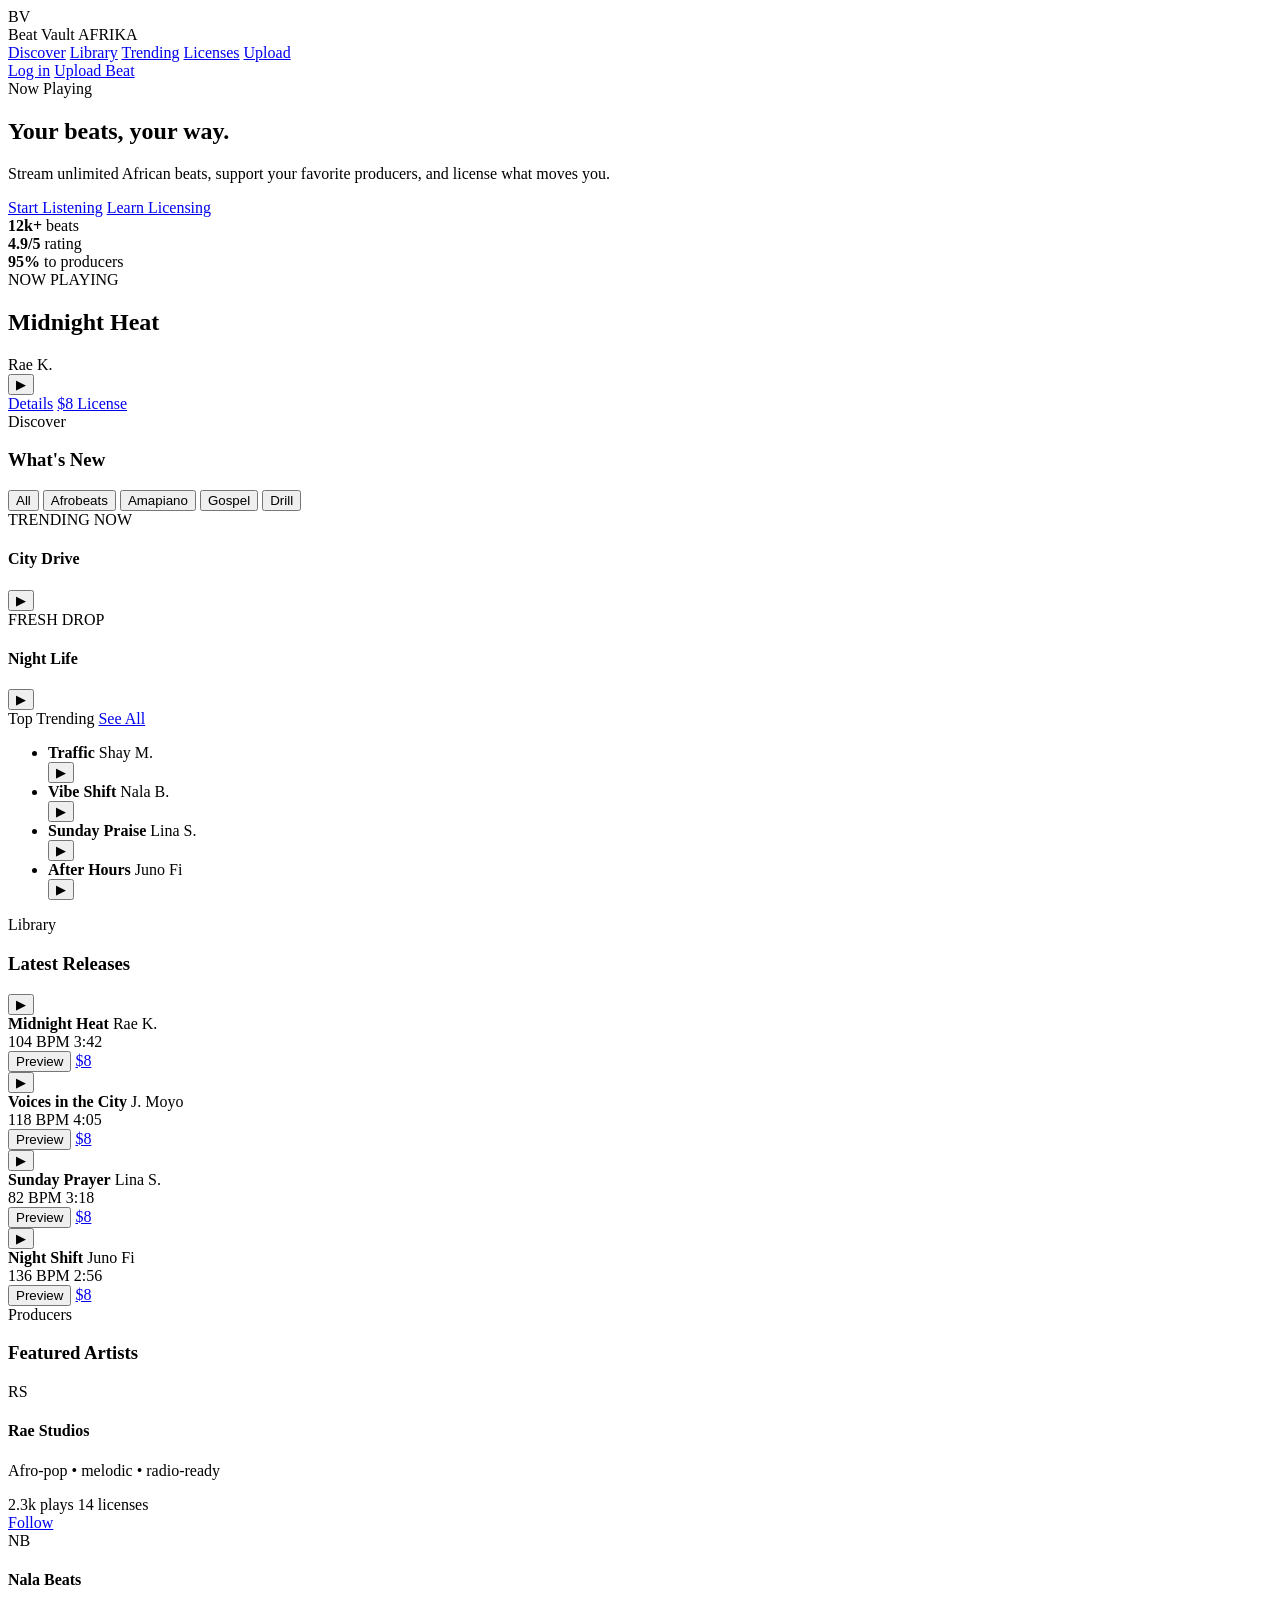
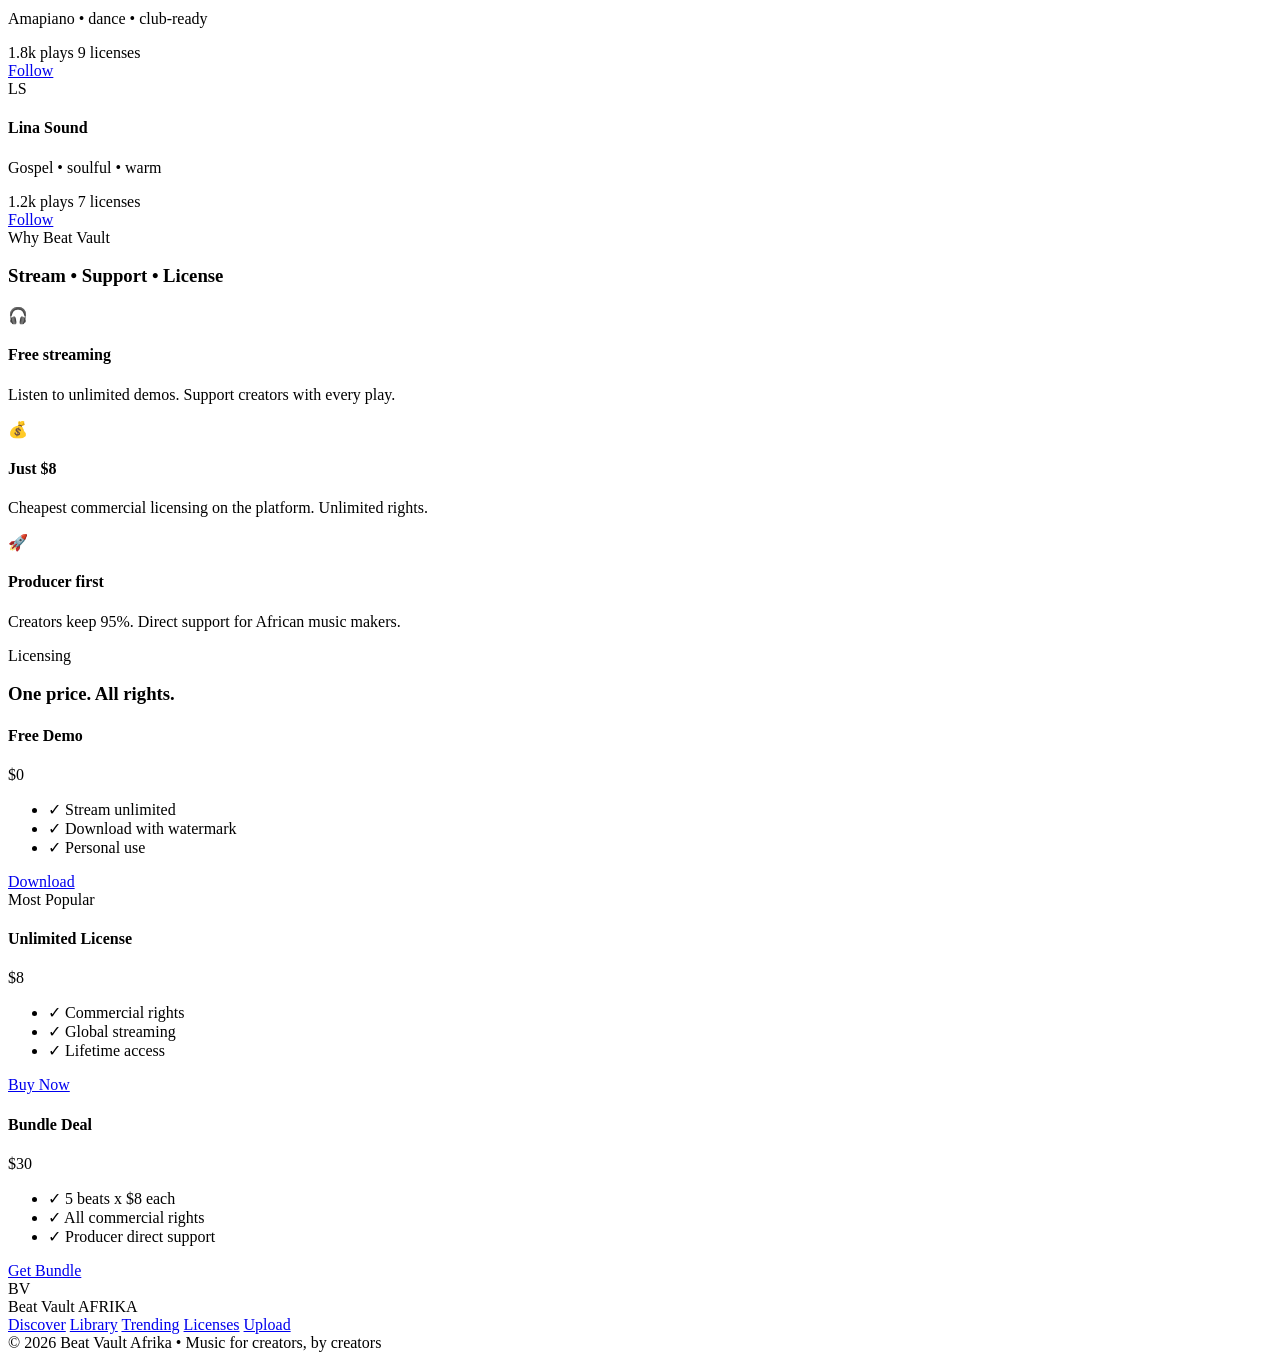
<file: index.html>
<!DOCTYPE html>
<html lang="en">
  <head>
    <meta charset="UTF-8" />
    <meta name="viewport" content="width=device-width, initial-scale=1.0" />
    <title>Beat Vault Afrika</title>
    <meta
      name="description"
      content="Beat Vault Afrika is an African instrumental marketplace for free demos, beat discovery, and commercial licensing."
    />
    <link rel="preconnect" href="https://fonts.googleapis.com" />
    <link rel="preconnect" href="https://fonts.gstatic.com" crossorigin />
    <link href="https://fonts.googleapis.com/css2?family=Inter:wght@400;500;600;700;800;900&display=swap" rel="stylesheet" />
    <link rel="stylesheet" href="styles.css" />
  </head>
  <body>
    <div class="site-shell">
      <header class="topbar">
        <div class="container topbar-inner">
          <div class="brand-wrap">
            <div class="brand-mark">BV</div>
            <div class="brand-text">
              <span class="brand-name">Beat Vault</span>
              <span class="brand-location">AFRIKA</span>
            </div>
          </div>

          <nav class="main-nav" aria-label="Main nav">
            <a href="#discover">Discover</a>
            <a href="#library">Library</a>
            <a href="#trending">Trending</a>
            <a href="#licenses">Licenses</a>
            <a href="upload.html">Upload</a>
          </nav>

          <div class="nav-actions">
            <a href="upload.html" class="ghost-btn">Log in</a>
            <a href="upload.html" class="primary-btn">Upload Beat</a>
          </div>
        </div>
      </header>

      <main class="container main-layout">
        <section class="hero-panel">
          <div class="hero-left">
            <div class="hero-badge">Now Playing</div>
            <h1>Your beats, your way.</h1>
            <p>
              Stream unlimited African beats, support your favorite producers, and license what moves you.
            </p>

            <div class="hero-actions">
              <a href="#library" class="primary-btn">Start Listening</a>
              <a href="#licenses" class="ghost-btn">Learn Licensing</a>
            </div>

            <div class="mini-stats">
              <div>
                <strong>12k+</strong>
                <span>beats</span>
              </div>
              <div>
                <strong>4.9/5</strong>
                <span>rating</span>
              </div>
              <div>
                <strong>95%</strong>
                <span>to producers</span>
              </div>
            </div>
          </div>

          <div class="hero-right">
            <div class="now-playing-card">
              <div class="album-visual">
                <div class="album-visual-inner"></div>
              </div>
              <div class="now-playing-top">
                <div>
                  <div class="music-label">NOW PLAYING</div>
                  <h2>Midnight Heat</h2>
                  <span>Rae K.</span>
                </div>
                <button class="play-btn" aria-label="Play">▶</button>
              </div>
              <div class="wave-form" aria-hidden="true">
                <span></span><span></span><span></span><span></span><span></span>
                <span></span><span></span><span></span><span></span><span></span>
                <span></span><span></span><span></span><span></span><span></span>
              </div>
              <div class="now-playing-actions">
                <a href="beat-detail.html" class="ghost-btn small">Details</a>
                <a href="beat-detail.html" class="primary-btn small">$8 License</a>
              </div>
            </div>
          </div>
        </section>

        <section class="streaming-section" id="discover">
          <div class="section-head">
            <div>
              <span class="section-kicker">Discover</span>
              <h3>What's New</h3>
            </div>
            <div class="chip-row">
              <button class="chip active" type="button">All</button>
              <button class="chip" type="button">Afrobeats</button>
              <button class="chip" type="button">Amapiano</button>
              <button class="chip" type="button">Gospel</button>
              <button class="chip" type="button">Drill</button>
            </div>
          </div>

          <div class="feed-layout">
            <div class="feature-stack">
              <article class="large-feature">
                <div class="feature-cover cover-one"></div>
                <div class="feature-overlay"></div>
                <div class="feature-meta">
                  <div>
                    <div class="music-label">TRENDING NOW</div>
                    <h4>City Drive</h4>
                  </div>
                  <button class="play-btn-large" aria-label="Play City Drive">▶</button>
                </div>
              </article>

              <article class="large-feature alt">
                <div class="feature-cover cover-two"></div>
                <div class="feature-overlay"></div>
                <div class="feature-meta">
                  <div>
                    <div class="music-label">FRESH DROP</div>
                    <h4>Night Life</h4>
                  </div>
                  <button class="play-btn-large" aria-label="Play Night Life">▶</button>
                </div>
              </article>
            </div>

            <aside class="trending-panel" id="trending">
              <div class="panel-head">
                <span class="section-kicker">Top Trending</span>
                <a href="#library">See All</a>
              </div>

              <ul class="trend-list">
                <li class="trend-item-hover">
                  <div class="trend-cover c1"></div>
                  <div class="trend-copy">
                    <strong>Traffic</strong>
                    <span>Shay M.</span>
                  </div>
                  <button class="play-dot" aria-label="Play Traffic">▶</button>
                </li>
                <li class="trend-item-hover">
                  <div class="trend-cover c2"></div>
                  <div class="trend-copy">
                    <strong>Vibe Shift</strong>
                    <span>Nala B.</span>
                  </div>
                  <button class="play-dot" aria-label="Play Vibe Shift">▶</button>
                </li>
                <li class="trend-item-hover">
                  <div class="trend-cover c3"></div>
                  <div class="trend-copy">
                    <strong>Sunday Praise</strong>
                    <span>Lina S.</span>
                  </div>
                  <button class="play-dot" aria-label="Play Sunday Praise">▶</button>
                </li>
                <li class="trend-item-hover">
                  <div class="trend-cover c4"></div>
                  <div class="trend-copy">
                    <strong>After Hours</strong>
                    <span>Juno Fi</span>
                  </div>
                  <button class="play-dot" aria-label="Play After Hours">▶</button>
                </li>
              </ul>
            </aside>
          </div>
        </section>

        <section class="library-section" id="library">
          <div class="section-head">
            <div>
              <span class="section-kicker">Library</span>
              <h3>Latest Releases</h3>
            </div>
          </div>

          <div class="beat-list">
            <article class="beat-row">
              <div class="beat-row-cover c1">
                <button class="play-overlay" aria-label="Play Midnight Heat">▶</button>
              </div>
              <div class="beat-row-info">
                <strong>Midnight Heat</strong>
                <span>Rae K.</span>
              </div>
              <div class="beat-row-meta">
                <span>104 BPM</span>
                <span>3:42</span>
              </div>
              <div class="beat-row-actions">
                <button class="preview-btn">Preview</button>
                <a href="beat-detail.html" class="primary-btn small">$8</a>
              </div>
            </article>

            <article class="beat-row">
              <div class="beat-row-cover c2">
                <button class="play-overlay" aria-label="Play Voices in the City">▶</button>
              </div>
              <div class="beat-row-info">
                <strong>Voices in the City</strong>
                <span>J. Moyo</span>
              </div>
              <div class="beat-row-meta">
                <span>118 BPM</span>
                <span>4:05</span>
              </div>
              <div class="beat-row-actions">
                <button class="preview-btn">Preview</button>
                <a href="beat-detail.html" class="primary-btn small">$8</a>
              </div>
            </article>

            <article class="beat-row">
              <div class="beat-row-cover c3">
                <button class="play-overlay" aria-label="Play Sunday Prayer">▶</button>
              </div>
              <div class="beat-row-info">
                <strong>Sunday Prayer</strong>
                <span>Lina S.</span>
              </div>
              <div class="beat-row-meta">
                <span>82 BPM</span>
                <span>3:18</span>
              </div>
              <div class="beat-row-actions">
                <button class="preview-btn">Preview</button>
                <a href="beat-detail.html" class="primary-btn small">$8</a>
              </div>
            </article>

            <article class="beat-row">
              <div class="beat-row-cover c4">
                <button class="play-overlay" aria-label="Play Night Shift">▶</button>
              </div>
              <div class="beat-row-info">
                <strong>Night Shift</strong>
                <span>Juno Fi</span>
              </div>
              <div class="beat-row-meta">
                <span>136 BPM</span>
                <span>2:56</span>
              </div>
              <div class="beat-row-actions">
                <button class="preview-btn">Preview</button>
                <a href="beat-detail.html" class="primary-btn small">$8</a>
              </div>
            </article>
          </div>
        </section>

        <section class="producers-section">
          <div class="section-head">
            <div>
              <span class="section-kicker">Producers</span>
              <h3>Featured Artists</h3>
            </div>
          </div>

          <div class="producer-grid">
            <article class="producer-card">
              <div class="producer-avatar">RS</div>
              <div class="producer-content">
                <h4>Rae Studios</h4>
                <p>Afro-pop • melodic • radio-ready</p>
                <div class="producer-metrics">
                  <span>2.3k plays</span>
                  <span>14 licenses</span>
                </div>
              </div>
              <a href="producer-dashboard.html" class="follow-btn">Follow</a>
            </article>

            <article class="producer-card">
              <div class="producer-avatar alt">NB</div>
              <div class="producer-content">
                <h4>Nala Beats</h4>
                <p>Amapiano • dance • club-ready</p>
                <div class="producer-metrics">
                  <span>1.8k plays</span>
                  <span>9 licenses</span>
                </div>
              </div>
              <a href="producer-dashboard.html" class="follow-btn">Follow</a>
            </article>

            <article class="producer-card">
              <div class="producer-avatar gold">LS</div>
              <div class="producer-content">
                <h4>Lina Sound</h4>
                <p>Gospel • soulful • warm</p>
                <div class="producer-metrics">
                  <span>1.2k plays</span>
                  <span>7 licenses</span>
                </div>
              </div>
              <a href="producer-dashboard.html" class="follow-btn">Follow</a>
            </article>
          </div>
        </section>

        <section class="features-section">
          <div class="section-head center">
            <div>
              <span class="section-kicker">Why Beat Vault</span>
              <h3>Stream • Support • License</h3>
            </div>
          </div>
          <div class="features-grid">
            <div class="feature-box">
              <div class="feature-icon">🎧</div>
              <h4>Free streaming</h4>
              <p>Listen to unlimited demos. Support creators with every play.</p>
            </div>
            <div class="feature-box">
              <div class="feature-icon">💰</div>
              <h4>Just $8</h4>
              <p>Cheapest commercial licensing on the platform. Unlimited rights.</p>
            </div>
            <div class="feature-box">
              <div class="feature-icon">🚀</div>
              <h4>Producer first</h4>
              <p>Creators keep 95%. Direct support for African music makers.</p>
            </div>
          </div>
        </section>

        <section class="licenses-section" id="licenses">
          <div class="section-head center">
            <div>
              <span class="section-kicker">Licensing</span>
              <h3>One price. All rights.</h3>
            </div>
          </div>

          <div class="pricing-grid">
            <div class="price-card">
              <h4>Free Demo</h4>
              <div class="price">$0</div>
              <ul>
                <li>✓ Stream unlimited</li>
                <li>✓ Download with watermark</li>
                <li>✓ Personal use</li>
              </ul>
              <a href="beat-detail.html" class="ghost-btn full">Download</a>
            </div>

            <div class="price-card featured">
              <div class="featured-pill">Most Popular</div>
              <h4>Unlimited License</h4>
              <div class="price">$8</div>
              <ul>
                <li>✓ Commercial rights</li>
                <li>✓ Global streaming</li>
                <li>✓ Lifetime access</li>
              </ul>
              <a href="beat-detail.html" class="primary-btn full">Buy Now</a>
            </div>

            <div class="price-card">
              <h4>Bundle Deal</h4>
              <div class="price">$30</div>
              <ul>
                <li>✓ 5 beats x $8 each</li>
                <li>✓ All commercial rights</li>
                <li>✓ Producer direct support</li>
              </ul>
              <a href="beat-detail.html" class="ghost-btn full">Get Bundle</a>
            </div>
          </div>
        </section>
      </main>

      <footer class="footer">
        <div class="container footer-inner">
          <div class="brand-wrap footer-brand">
            <div class="brand-mark">BV</div>
            <div class="brand-text">
              <span class="brand-name">Beat Vault</span>
              <span class="brand-location">AFRIKA</span>
            </div>
          </div>

          <div class="footer-links">
            <a href="#discover">Discover</a>
            <a href="#library">Library</a>
            <a href="#trending">Trending</a>
            <a href="#licenses">Licenses</a>
            <a href="upload.html">Upload</a>
          </div>

          <div class="footer-note">© 2026 Beat Vault Afrika • Music for creators, by creators</div>
        </div>
      </footer>
    </div>

    <script src="script.js"></script>
  </body>
</html>
</file>
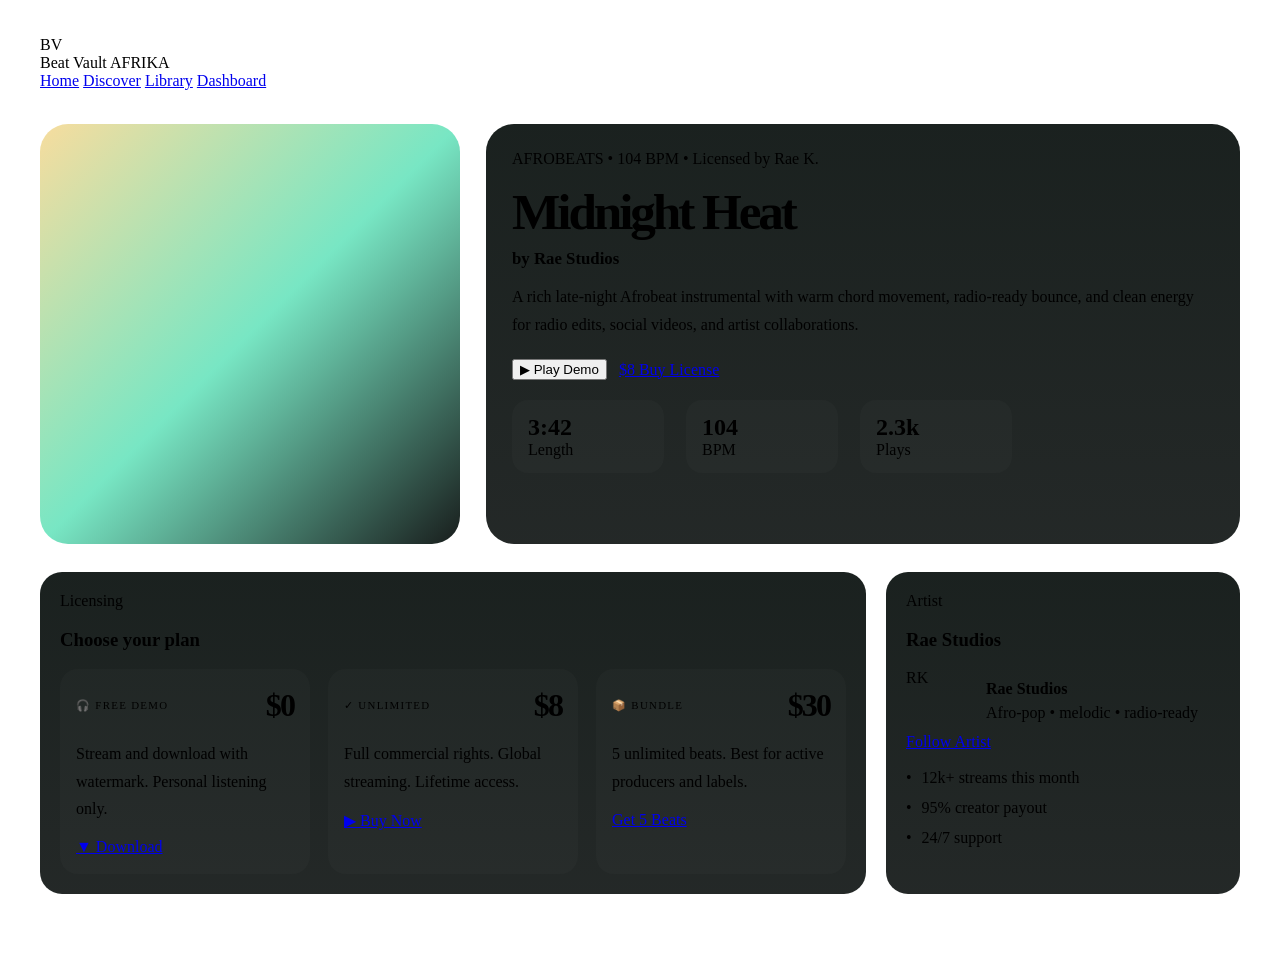
<file: beat-detail.html>
<!DOCTYPE html>
<html lang="en">
  <head>
    <meta charset="UTF-8" />
    <meta name="viewport" content="width=device-width, initial-scale=1.0" />
    <title>Beat Detail | Beat Vault Afrika</title>
    <link rel="preconnect" href="https://fonts.googleapis.com" />
    <link rel="preconnect" href="https://fonts.gstatic.com" crossorigin />
    <link href="https://fonts.googleapis.com/css2?family=Inter:wght@400;500;600;700;800;900&display=swap" rel="stylesheet" />
    <link rel="stylesheet" href="styles.css" />
  </head>
  <body>
    <div class="container detail-shell">
      <header class="topbar topbar-simple">
        <div class="topbar-inner">
          <div class="brand-wrap">
            <div class="brand-mark">BV</div>
            <div class="brand-text">
              <span class="brand-name">Beat Vault</span>
              <span class="brand-location">AFRIKA</span>
            </div>
          </div>
          <nav class="main-nav" aria-label="Main nav">
            <a href="index.html">Home</a>
            <a href="index.html#discover">Discover</a>
            <a href="index.html#library">Library</a>
            <a href="producer-dashboard.html">Dashboard</a>
          </nav>
        </div>
      </header>

      <main class="detail-page">
        <section class="detail-hero">
          <div class="detail-art"></div>

          <div class="detail-copy">
            <div class="music-label">AFROBEATS • 104 BPM • Licensed by Rae K.</div>
            <h1>Midnight Heat</h1>
            <p class="artist-name">by Rae Studios</p>
            <p class="beat-description">
              A rich late-night Afrobeat instrumental with warm chord movement,
              radio-ready bounce, and clean energy for radio edits, social videos,
              and artist collaborations.
            </p>

            <div class="detail-actions">
              <button class="play-btn-large">▶ Play Demo</button>
              <a href="checkout.html" class="primary-btn">$8 Buy License</a>
            </div>

            <div class="detail-stats">
              <div><strong>3:42</strong><span>Length</span></div>
              <div><strong>104</strong><span>BPM</span></div>
              <div><strong>2.3k</strong><span>Plays</span></div>
            </div>
          </div>
        </section>

        <section class="detail-lower">
          <div class="license-panel">
            <div class="section-head narrow">
              <div>
                <span class="section-kicker">Licensing</span>
                <h3>Choose your plan</h3>
              </div>
            </div>

            <div class="license-options">
              <article class="license-card">
                <div>
                  <span class="license-title">🎧 Free Demo</span>
                  <strong>$0</strong>
                </div>
                <p>Stream and download with watermark. Personal listening only.</p>
                <a href="#" class="ghost-btn full">▼ Download</a>
              </article>

              <article class="license-card featured">
                <div>
                  <span class="license-title">✓ Unlimited</span>
                  <strong>$8</strong>
                </div>
                <p>Full commercial rights. Global streaming. Lifetime access.</p>
                <a href="checkout.html" class="primary-btn full">▶ Buy Now</a>
              </article>

              <article class="license-card">
                <div>
                  <span class="license-title">📦 Bundle</span>
                  <strong>$30</strong>
                </div>
                <p>5 unlimited beats. Best for active producers and labels.</p>
                <a href="checkout.html" class="ghost-btn full">Get 5 Beats</a>
              </article>
            </div>
          </div>

          <aside class="meta-panel">
            <div class="section-head narrow">
              <div>
                <span class="section-kicker">Artist</span>
                <h3>Rae Studios</h3>
              </div>
            </div>

            <div class="profile-box">
              <div class="producer-avatar medium">RK</div>
              <div>
                <strong>Rae Studios</strong>
                <p>Afro-pop • melodic • radio-ready</p>
              </div>
            </div>

            <a href="producer-dashboard.html" class="follow-btn full">Follow Artist</a>

            <ul class="mini-list">
              <li>12k+ streams this month</li>
              <li>95% creator payout</li>
              <li>24/7 support</li>
            </ul>
          </aside>
        </section>
      </main>
    </div>
  </body>
</html>
</file>
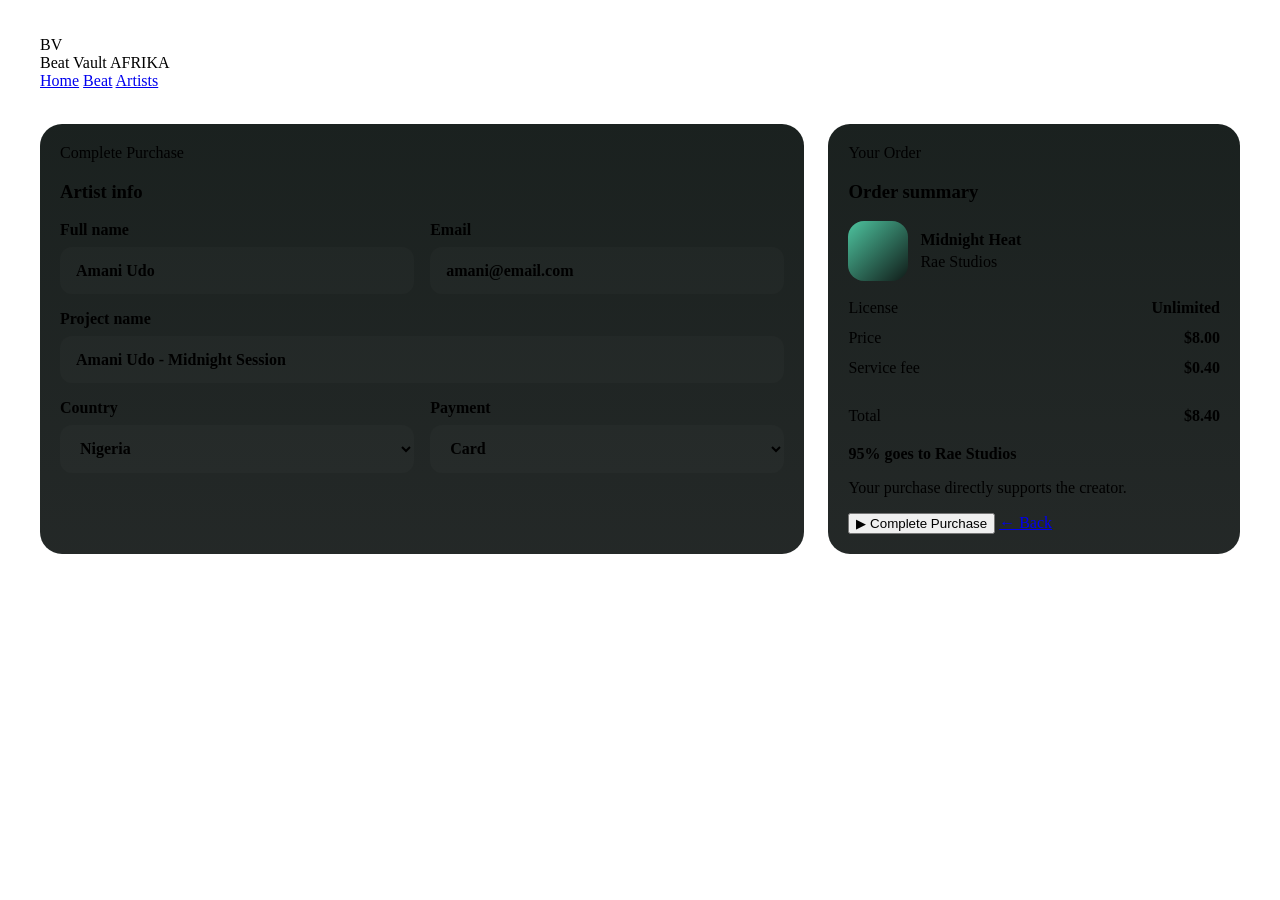
<file: checkout.html>
<!DOCTYPE html>
<html lang="en">
  <head>
    <meta charset="UTF-8" />
    <meta name="viewport" content="width=device-width, initial-scale=1.0" />
    <title>Checkout | Beat Vault Afrika</title>
    <link rel="preconnect" href="https://fonts.googleapis.com" />
    <link rel="preconnect" href="https://fonts.gstatic.com" crossorigin />
    <link href="https://fonts.googleapis.com/css2?family=Inter:wght@400;500;600;700;800;900&display=swap" rel="stylesheet" />
    <link rel="stylesheet" href="styles.css" />
  </head>
  <body>
    <div class="container detail-shell">
      <header class="topbar topbar-simple">
        <div class="topbar-inner">
          <div class="brand-wrap">
            <div class="brand-mark">BV</div>
            <div class="brand-text">
              <span class="brand-name">Beat Vault</span>
              <span class="brand-location">AFRIKA</span>
            </div>
          </div>
          <nav class="main-nav" aria-label="Main nav">
            <a href="index.html">Home</a>
            <a href="beat-detail.html">Beat</a>
            <a href="producer-dashboard.html">Artists</a>
          </nav>
        </div>
      </header>

      <main class="checkout-page">
        <section class="checkout-grid">
          <div class="checkout-panel">
            <div class="section-head narrow">
              <div>
                <span class="section-kicker">Complete Purchase</span>
                <h3>Artist info</h3>
              </div>
            </div>

            <form class="checkout-form">
              <div class="form-grid two-col">
                <label>
                  Full name
                  <input type="text" value="Amani Udo" />
                </label>

                <label>
                  Email
                  <input type="email" value="amani@email.com" />
                </label>

                <label class="full-span">
                  Project name
                  <input type="text" value="Amani Udo - Midnight Session" />
                </label>

                <label>
                  Country
                  <select>
                    <option>Nigeria</option>
                    <option>Kenya</option>
                    <option>Ghana</option>
                    <option>South Africa</option>
                  </select>
                </label>

                <label>
                  Payment
                  <select>
                    <option>Card</option>
                    <option>Bank transfer</option>
                    <option>Mobile money</option>
                  </select>
                </label>
              </div>
            </form>
          </div>

          <aside class="order-panel">
            <div class="section-head narrow">
              <div>
                <span class="section-kicker">Your Order</span>
                <h3>Order summary</h3>
              </div>
            </div>

            <div class="order-item">
              <div class="mini-cover c1"></div>
              <div>
                <strong>Midnight Heat</strong>
                <span>Rae Studios</span>
              </div>
            </div>

            <div class="order-meta">
              <div><span>License</span><strong>Unlimited</strong></div>
              <div><span>Price</span><strong>$8.00</strong></div>
              <div><span>Service fee</span><strong>$0.40</strong></div>
              <div class="total-row"><span>Total</span><strong>$8.40</strong></div>
            </div>

            <div class="support-note">
              <strong>95% goes to Rae Studios</strong>
              <p>Your purchase directly supports the creator.</p>
            </div>

            <button class="primary-btn full">▶ Complete Purchase</button>
            <a href="beat-detail.html" class="ghost-btn full">← Back</a>
          </aside>
        </section>
      </main>
    </div>
  </body>
</html>
</file>
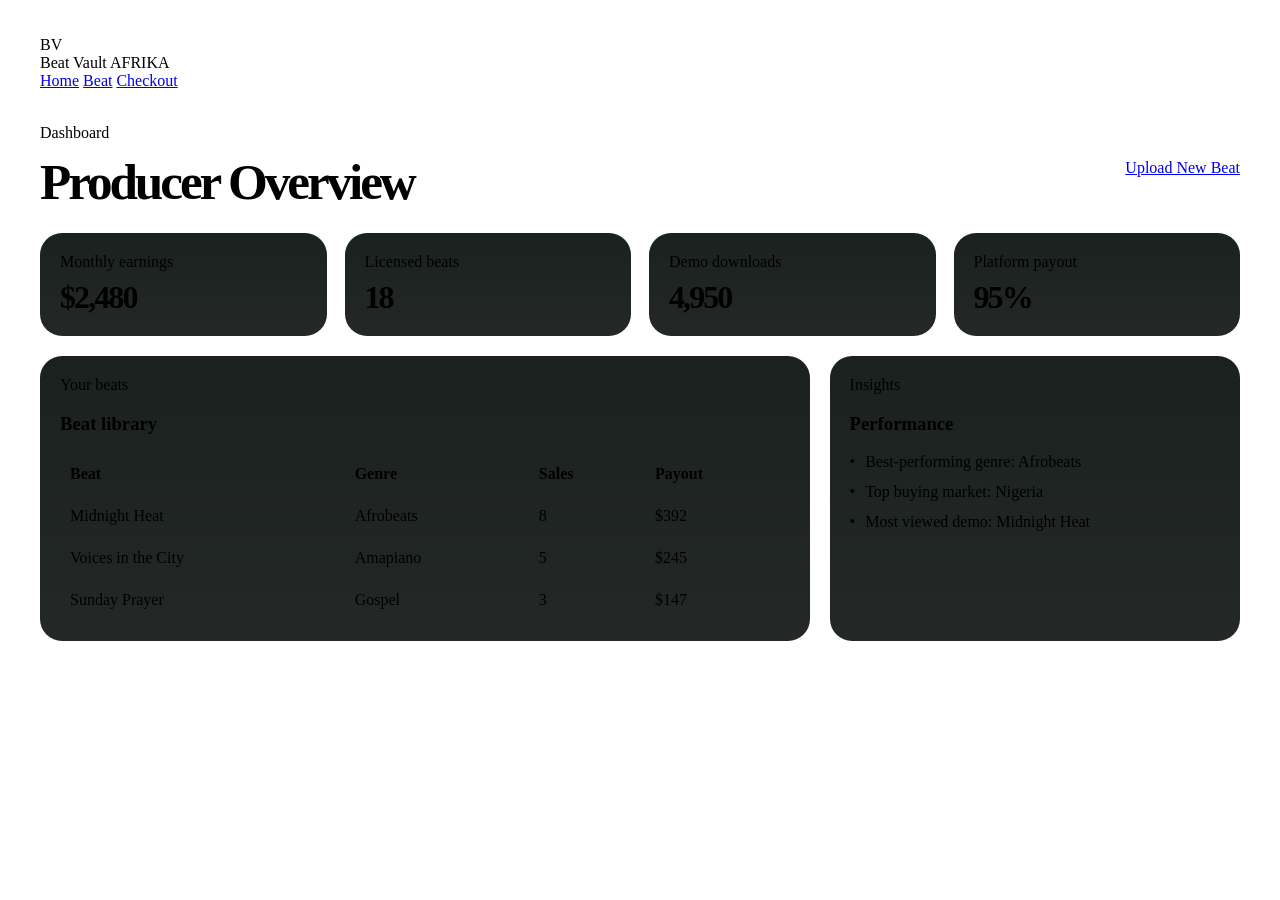
<file: producer-dashboard.html>
<!DOCTYPE html>
<html lang="en">
  <head>
    <meta charset="UTF-8" />
    <meta name="viewport" content="width=device-width, initial-scale=1.0" />
    <title>Producer Dashboard | Beat Vault Afrika</title>
    <link rel="preconnect" href="https://fonts.googleapis.com" />
    <link rel="preconnect" href="https://fonts.gstatic.com" crossorigin />
    <link href="https://fonts.googleapis.com/css2?family=Inter:wght@400;500;600;700;800;900&display=swap" rel="stylesheet" />
    <link rel="stylesheet" href="styles.css" />
  </head>
  <body>
    <div class="container detail-shell">
      <header class="topbar topbar-simple">
        <div class="topbar-inner">
          <div class="brand-wrap">
            <div class="brand-mark">BV</div>
            <div class="brand-text">
              <span class="brand-name">Beat Vault</span>
              <span class="brand-location">AFRIKA</span>
            </div>
          </div>
          <nav class="main-nav" aria-label="Main nav">
            <a href="index.html">Home</a>
            <a href="beat-detail.html">Beat</a>
            <a href="checkout.html">Checkout</a>
          </nav>
        </div>
      </header>

      <main class="dashboard-page">
        <section class="dashboard-header">
          <div>
            <span class="section-kicker">Dashboard</span>
            <h1>Producer Overview</h1>
          </div>
          <a href="upload.html" class="primary-btn">Upload New Beat</a>
        </section>

        <section class="stats-grid">
          <div class="stat-box">
            <span>Monthly earnings</span>
            <strong>$2,480</strong>
          </div>
          <div class="stat-box">
            <span>Licensed beats</span>
            <strong>18</strong>
          </div>
          <div class="stat-box">
            <span>Demo downloads</span>
            <strong>4,950</strong>
          </div>
          <div class="stat-box">
            <span>Platform payout</span>
            <strong>95%</strong>
          </div>
        </section>

        <section class="dashboard-grid">
          <div class="panel-box">
            <div class="section-head narrow">
              <div>
                <span class="section-kicker">Your beats</span>
                <h3>Beat library</h3>
              </div>
            </div>

            <table class="beats-table">
              <thead>
                <tr>
                  <th>Beat</th>
                  <th>Genre</th>
                  <th>Sales</th>
                  <th>Payout</th>
                </tr>
              </thead>
              <tbody>
                <tr>
                  <td>Midnight Heat</td>
                  <td>Afrobeats</td>
                  <td>8</td>
                  <td>$392</td>
                </tr>
                <tr>
                  <td>Voices in the City</td>
                  <td>Amapiano</td>
                  <td>5</td>
                  <td>$245</td>
                </tr>
                <tr>
                  <td>Sunday Prayer</td>
                  <td>Gospel</td>
                  <td>3</td>
                  <td>$147</td>
                </tr>
              </tbody>
            </table>
          </div>

          <aside class="panel-box">
            <div class="section-head narrow">
              <div>
                <span class="section-kicker">Insights</span>
                <h3>Performance</h3>
              </div>
            </div>

            <ul class="mini-list">
              <li>Best-performing genre: Afrobeats</li>
              <li>Top buying market: Nigeria</li>
              <li>Most viewed demo: Midnight Heat</li>
            </ul>
          </aside>
        </section>
      </main>
    </div>
  </body>
</html>
</file>
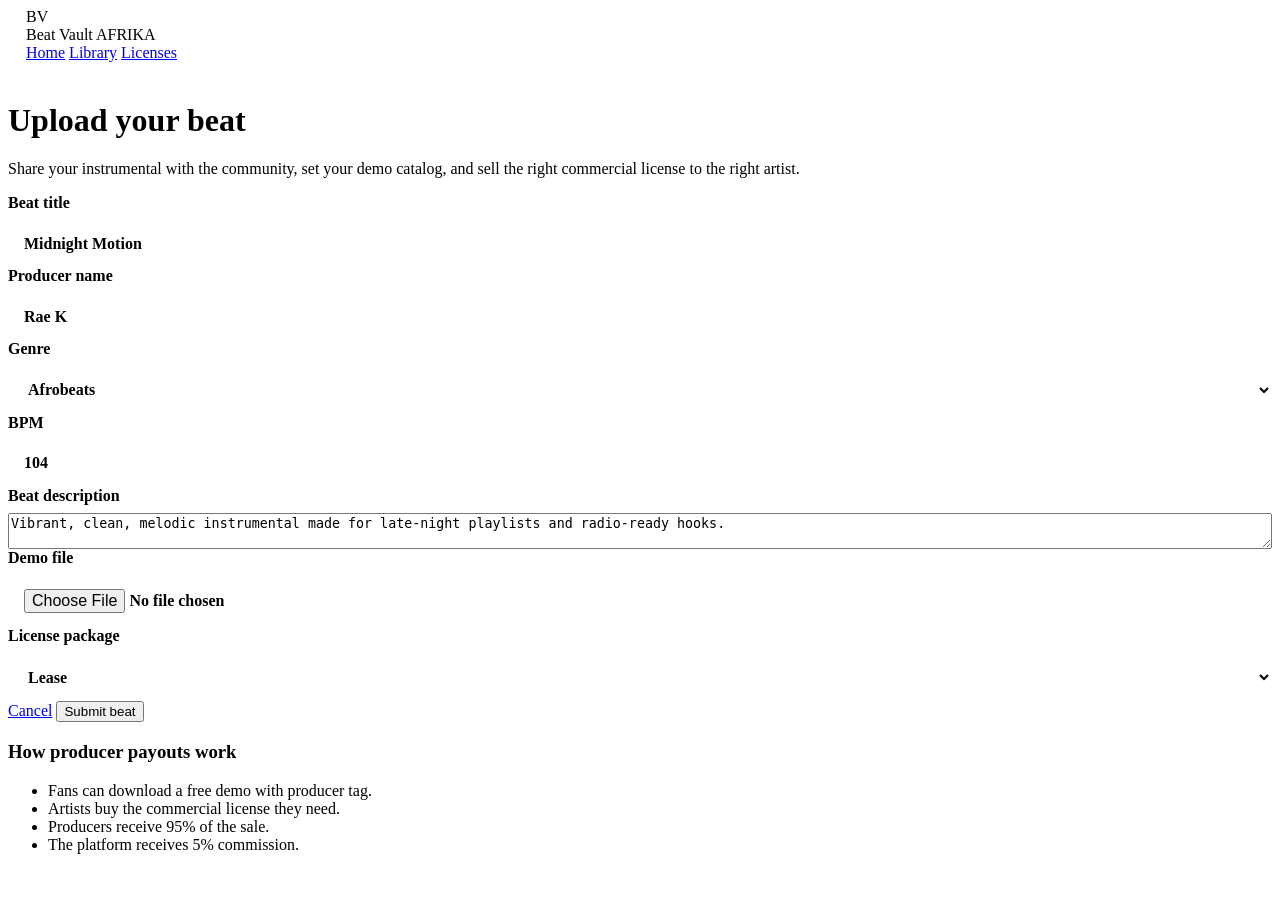
<file: upload.html>
<!DOCTYPE html>
<html lang="en">
  <head>
    <meta charset="UTF-8" />
    <meta name="viewport" content="width=device-width, initial-scale=1.0" />
    <title>Upload Your Beat | Beat Vault Afrika</title>
    <link rel="preconnect" href="https://fonts.googleapis.com" />
    <link rel="preconnect" href="https://fonts.gstatic.com" crossorigin />
    <link href="https://fonts.googleapis.com/css2?family=Inter:wght@400;500;600;700;800;900&display=swap" rel="stylesheet" />
    <link rel="stylesheet" href="styles.css" />
  </head>
  <body>
    <div class="container page-shell">
      <header class="topbar" style="position: static; border: 1px solid var(--line); border-radius: 18px; margin-bottom: 26px;">
        <div class="topbar-inner" style="min-height: 68px; padding: 0 18px;">
          <div class="brand-wrap">
            <div class="brand-mark">BV</div>
            <div class="brand-text">
              <span class="brand-name">Beat Vault</span>
              <span class="brand-location">AFRIKA</span>
            </div>
          </div>
          <nav class="main-nav" aria-label="Main nav">
            <a href="index.html">Home</a>
            <a href="index.html#library">Library</a>
            <a href="index.html#licenses">Licenses</a>
          </nav>
        </div>
      </header>

      <h1>Upload your beat</h1>
      <p>Share your instrumental with the community, set your demo catalog, and sell the right commercial license to the right artist.</p>

      <form class="upload-panel">
        <div class="form-grid">
          <label>
            Beat title
            <input type="text" value="Midnight Motion" />
          </label>

          <label>
            Producer name
            <input type="text" value="Rae K" />
          </label>

          <label>
            Genre
            <select>
              <option>Afrobeats</option>
              <option>Amapiano</option>
              <option>Gospel</option>
              <option>Drill</option>
            </select>
          </label>

          <label>
            BPM
            <input type="text" value="104" />
          </label>

          <label class="full-span">
            Beat description
            <textarea>Vibrant, clean, melodic instrumental made for late-night playlists and radio-ready hooks.</textarea>
          </label>

          <label>
            Demo file
            <input type="file" />
          </label>

          <label>
            License package
            <select>
              <option>Lease</option>
              <option>Unlimited</option>
            </select>
          </label>
        </div>

        <div class="upload-actions">
          <a href="index.html" class="ghost-btn">Cancel</a>
          <button type="submit" class="primary-btn">Submit beat</button>
        </div>
      </form>

      <section class="license-summary">
        <h3>How producer payouts work</h3>
        <ul>
          <li>Fans can download a free demo with producer tag.</li>
          <li>Artists buy the commercial license they need.</li>
          <li>Producers receive 95% of the sale.</li>
          <li>The platform receives 5% commission.</li>
        </ul>
      </section>
    </div>
  </body>
</html>
</file>
<file: styles.css>
.detail-shell {
  max-width: 1200px;
  margin: 0 auto;
  padding: 28px 18px 60px;
}

.topbar-simple {
  position: static;
  border: 1px solid var(--line);
  border-radius: 18px;
  margin-bottom: 24px;
}

.detail-page,
.checkout-page,
.dashboard-page {
  padding-top: 10px;
}

.detail-hero {
  display: grid;
  grid-template-columns: 420px 1fr;
  gap: 26px;
  margin-bottom: 28px;
}

.detail-art {
  min-height: 420px;
  border-radius: 28px;
  background: linear-gradient(135deg, rgba(244, 206, 117, 0.7), rgba(86, 224, 181, 0.8), rgba(12,17,16,0.95));
  border: 1px solid var(--line);
  box-shadow: var(--shadow);
}

.detail-copy {
  background: linear-gradient(180deg, rgba(17,24,22,0.96), rgba(12,17,16,0.9));
  border: 1px solid var(--line);
  border-radius: 28px;
  padding: 26px;
}

.detail-copy h1 {
  margin: 14px 0 8px;
  font-size: clamp(2.3rem, 4vw, 4rem);
  letter-spacing: -0.06em;
}

.artist-name {
  margin: 0 0 14px;
  color: var(--green);
  font-size: 1.05rem;
  font-weight: 600;
}

.beat-description {
  color: var(--muted);
  line-height: 1.75;
  margin: 0 0 20px;
}

.detail-actions {
  display: flex;
  align-items: center;
  gap: 12px;
  margin-bottom: 20px;
}

.detail-stats {
  display: flex;
  flex-wrap: wrap;
  gap: 22px;
  margin-top: 18px;
}

.detail-stats div {
  min-width: 120px;
  background: rgba(255,255,255,0.02);
  border: 1px solid var(--line);
  border-radius: 16px;
  padding: 14px 16px;
}

.detail-stats strong {
  display: block;
  font-size: 1.5rem;
}

.detail-stats span {
  color: var(--muted);
}

.detail-lower {
  display: grid;
  grid-template-columns: 1.4fr 0.6fr;
  gap: 20px;
}

.license-panel,
.meta-panel,
.checkout-panel,
.order-panel,
.panel-box,
.stat-box {
  background: linear-gradient(180deg, rgba(17,24,22,0.96), rgba(12,17,16,0.9));
  border: 1px solid var(--line);
  border-radius: 22px;
  padding: 20px;
}

.narrow {
  margin-bottom: 18px;
}

.license-options {
  display: grid;
  grid-template-columns: repeat(3, minmax(0, 1fr));
  gap: 18px;
}

.license-card {
  background: rgba(255,255,255,0.02);
  border: 1px solid var(--line);
  border-radius: 18px;
  padding: 18px 16px;
  display: flex;
  flex-direction: column;
  gap: 16px;
}

.license-card.featured {
  border-color: rgba(86, 224, 181, 0.34);
}

.license-card > div {
  display: flex;
  align-items: center;
  justify-content: space-between;
  gap: 12px;
}

.license-title {
  color: var(--muted);
  text-transform: uppercase;
  letter-spacing: 0.12em;
  font-size: 0.68rem;
}

.license-card strong {
  font-size: 2rem;
  letter-spacing: -0.06em;
}

.license-card p {
  margin: 0;
  color: var(--muted);
  line-height: 1.7;
}

.profile-box {
  display: flex;
  align-items: center;
  gap: 16px;
  margin-top: 16px;
}

.producer-avatar.medium {
  width: 64px;
  height: 64px;
  border-radius: 18px;
}

.profile-box p {
  color: var(--muted);
  margin: 6px 0 0;
}

.mini-list {
  list-style: none;
  padding: 0;
  margin: 18px 0 0;
  display: grid;
  gap: 12px;
  color: var(--muted);
}

.mini-list li::before {
  content: "•";
  color: var(--green);
  margin-right: 10px;
}

.checkout-grid {
  display: grid;
  grid-template-columns: 1.3fr 0.7fr;
  gap: 24px;
}

.checkout-form {
  margin-top: 12px;
}

.form-grid.two-col {
  display: grid;
  grid-template-columns: repeat(2, minmax(0, 1fr));
  gap: 16px;
}

label {
  display: flex;
  flex-direction: column;
  gap: 8px;
  font-weight: 600;
}

input,
select {
  background: rgba(255,255,255,0.02);
  border: 1px solid var(--line);
  border-radius: 12px;
  padding: 0.9rem 1rem;
  color: var(--text);
  font: inherit;
}

.full-span {
  grid-column: 1 / -1;
}

.order-item {
  display: flex;
  align-items: center;
  gap: 12px;
  margin-bottom: 18px;
}

.order-item strong,
.order-item span {
  display: block;
}

.order-item span {
  color: var(--muted);
  margin-top: 4px;
}

.mini-cover {
  width: 60px;
  height: 60px;
  border-radius: 16px;
  background: linear-gradient(135deg, rgba(86,224,181,0.85), rgba(15,26,23,0.95));
}

.order-meta {
  display: grid;
  gap: 12px;
  margin: 18px 0 20px;
}

.order-meta > div {
  display: flex;
  align-items: center;
  justify-content: space-between;
  gap: 12px;
  color: var(--muted);
}

.total-row {
  border-top: 1px solid var(--line);
  padding-top: 12px;
  margin-top: 6px;
  color: var(--text) !important;
}

.dashboard-header {
  display: flex;
  align-items: center;
  justify-content: space-between;
  gap: 16px;
  margin-bottom: 22px;
}

.dashboard-header h1 {
  margin: 10px 0 0;
  font-size: clamp(2.2rem, 4vw, 3.3rem);
  letter-spacing: -0.06em;
}

.stats-grid {
  display: grid;
  grid-template-columns: repeat(4, minmax(0, 1fr));
  gap: 18px;
  margin-bottom: 20px;
}

.stat-box {
  display: flex;
  flex-direction: column;
  gap: 8px;
}

.stat-box span {
  color: var(--muted);
}

.stat-box strong {
  font-size: 2rem;
  letter-spacing: -0.06em;
}

.dashboard-grid {
  display: grid;
  grid-template-columns: 1.5fr 0.8fr;
  gap: 20px;
}

.beats-table {
  width: 100%;
  border-collapse: collapse;
  margin-top: 12px;
}

.beats-table th,
.beats-table td {
  text-align: left;
  padding: 12px 10px;
  border-bottom: 1px solid var(--line);
}

.beats-table th {
  color: var(--muted);
  font-weight: 600;
}

@media (max-width: 980px) {
  .detail-hero,
  .detail-lower,
  .checkout-grid,
  .dashboard-grid,
  .stats-grid,
  .license-options {
    grid-template-columns: 1fr;
  }

  .main-nav {
    display: none;
  }
}

@media (max-width: 720px) {
  .detail-actions,
  .dashboard-header {
    flex-direction: column;
    align-items: flex-start;
  }

  .form-grid.two-col {
    grid-template-columns: 1fr;
  }
}
</file>
